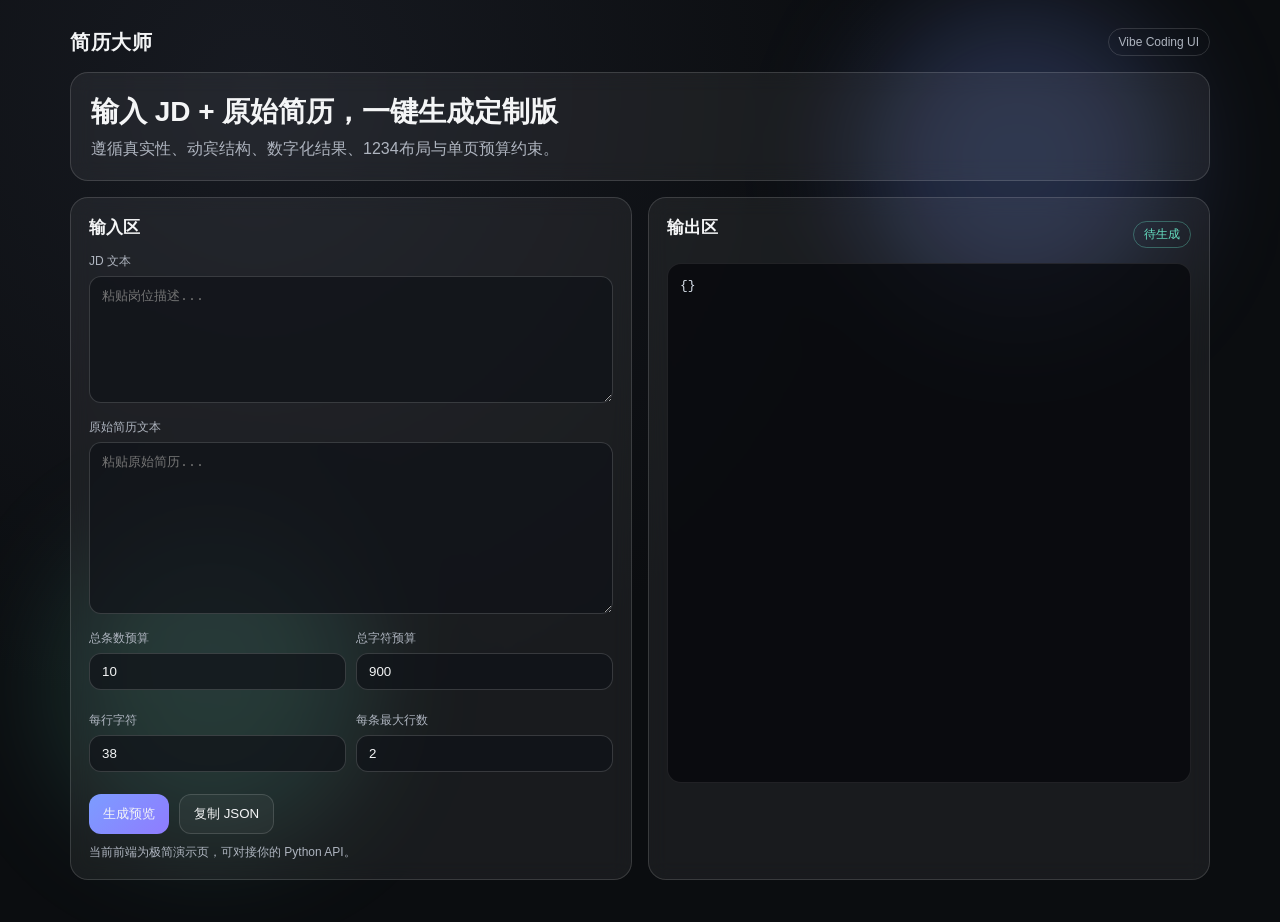
<file: frontend/index.html>
<!doctype html>
<html lang="zh-CN">
  <head>
    <meta charset="UTF-8" />
    <meta name="viewport" content="width=device-width, initial-scale=1.0" />
    <title>简历大师 · 极简版</title>
    <link rel="stylesheet" href="./styles.css" />
  </head>
  <body>
    <div class="bg-glow bg-glow-a"></div>
    <div class="bg-glow bg-glow-b"></div>

    <main class="app-shell">
      <header class="topbar">
        <div class="brand">简历大师</div>
        <div class="badge">Vibe Coding UI</div>
      </header>

      <section class="hero card">
        <h1>输入 JD + 原始简历，一键生成定制版</h1>
        <p>遵循真实性、动宾结构、数字化结果、1234布局与单页预算约束。</p>
      </section>

      <section class="layout-grid">
        <form id="resumeForm" class="card panel">
          <h2>输入区</h2>

          <label class="field">
            <span>JD 文本</span>
            <textarea id="jdText" rows="7" placeholder="粘贴岗位描述..."></textarea>
          </label>

          <label class="field">
            <span>原始简历文本</span>
            <textarea id="resumeText" rows="10" placeholder="粘贴原始简历..."></textarea>
          </label>

          <div class="budget-grid">
            <label class="field small">
              <span>总条数预算</span>
              <input id="budgetBullets" type="number" value="10" min="4" max="20" />
            </label>
            <label class="field small">
              <span>总字符预算</span>
              <input id="budgetChars" type="number" value="900" min="300" max="2000" />
            </label>
            <label class="field small">
              <span>每行字符</span>
              <input id="lineChars" type="number" value="38" min="20" max="60" />
            </label>
            <label class="field small">
              <span>每条最大行数</span>
              <input id="lineCount" type="number" value="2" min="1" max="3" />
            </label>
          </div>

          <div class="actions">
            <button type="submit" class="btn btn-primary">生成预览</button>
            <button type="button" id="copyBtn" class="btn">复制 JSON</button>
          </div>
          <p class="hint">当前前端为极简演示页，可对接你的 Python API。</p>
        </form>

        <section class="card panel output-panel">
          <div class="output-head">
            <h2>输出区</h2>
            <span id="statusTag" class="status">待生成</span>
          </div>
          <pre id="outputBox">{}</pre>
        </section>
      </section>
    </main>

    <script src="./app.js"></script>
  </body>
  </html>
</file>
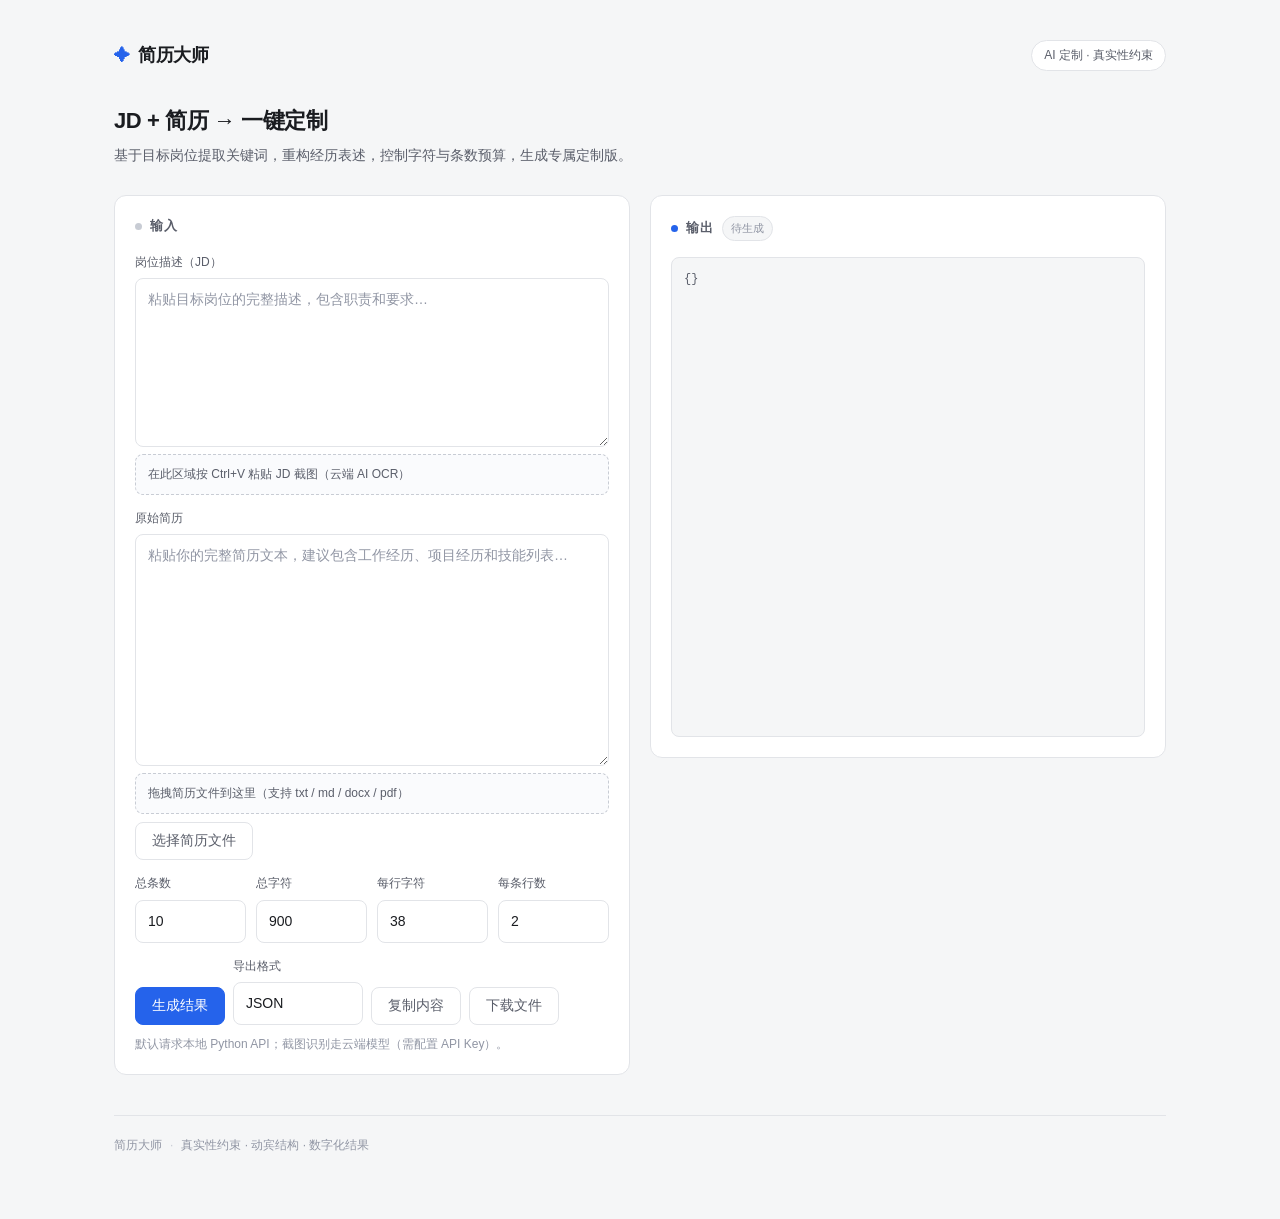
<file: frontend_2.0/index.html>
<!doctype html>
<html lang="zh-CN">
  <head>
    <meta charset="UTF-8" />
    <meta name="viewport" content="width=device-width, initial-scale=1.0" />
    <title>简历大师</title>
    <link rel="stylesheet" href="./styles.css" />
  </head>
  <body>
    <main class="app-shell">
      <header class="topbar">
        <div class="brand">
          <span class="brand-mark">✦</span>
          简历大师
        </div>
        <div class="badge">AI 定制 · 真实性约束</div>
      </header>

      <section class="hero">
        <h1>JD + 简历 → 一键定制</h1>
        <p>基于目标岗位提取关键词，重构经历表述，控制字符与条数预算，生成专属定制版。</p>
      </section>

      <section class="layout-grid">
        <form id="resumeForm" class="panel-input">
          <div class="panel-header">
            <span class="panel-dot"></span>
            <h2>输入</h2>
          </div>

          <label class="field">
            <span class="field-label">岗位描述（JD）</span>
            <textarea
              id="jdText"
              rows="7"
              placeholder="粘贴目标岗位的完整描述，包含职责和要求…"
              aria-label="岗位描述文本"
            ></textarea>
            <div id="jdPasteZone" class="drop-zone" tabindex="0" aria-label="粘贴JD截图区域">
              在此区域按 Ctrl+V 粘贴 JD 截图（云端 AI OCR）
            </div>
          </label>

          <label class="field">
            <span class="field-label">原始简历</span>
            <textarea
              id="resumeText"
              rows="10"
              placeholder="粘贴你的完整简历文本，建议包含工作经历、项目经历和技能列表…"
              aria-label="原始简历文本"
            ></textarea>
            <div id="resumeDropZone" class="drop-zone" tabindex="0" aria-label="拖拽简历文件区域">
              拖拽简历文件到这里（支持 txt / md / docx / pdf）
            </div>
            <input id="resumeFileInput" type="file" accept=".txt,.md,.docx,.pdf" hidden />
            <button type="button" id="pickResumeBtn" class="btn btn-ghost btn-inline">选择简历文件</button>
          </label>

          <div class="budget-grid">
            <label class="field field--sm">
              <span class="field-label">总条数</span>
              <input id="budgetBullets" type="number" value="10" min="4" max="20" aria-label="总条数预算" />
            </label>
            <label class="field field--sm">
              <span class="field-label">总字符</span>
              <input id="budgetChars" type="number" value="900" min="300" max="2000" aria-label="总字符预算" />
            </label>
            <label class="field field--sm">
              <span class="field-label">每行字符</span>
              <input id="lineChars" type="number" value="38" min="20" max="60" aria-label="每行最大字符数" />
            </label>
            <label class="field field--sm">
              <span class="field-label">每条行数</span>
              <input id="lineCount" type="number" value="2" min="1" max="3" aria-label="每条最大行数" />
            </label>
          </div>

          <div class="actions">
            <button type="submit" class="btn btn-primary">生成结果</button>
            <label class="field field--sm export-format">
              <span class="field-label">导出格式</span>
              <select id="exportFormat" aria-label="导出格式">
                <option value="json" selected>JSON</option>
                <option value="md">Markdown</option>
                <option value="html">HTML</option>
                <option value="pdf">PDF</option>
              </select>
            </label>
            <button type="button" id="copyBtn" class="btn btn-ghost">
              复制 JSON
            </button>
            <button type="button" id="downloadBtn" class="btn btn-ghost">
              下载文件
            </button>
          </div>
          <p class="hint">默认请求本地 Python API；截图识别走云端模型（需配置 API Key）。</p>
        </form>

        <section class="panel-output">
          <div class="panel-header">
            <span class="panel-dot panel-dot--accent"></span>
            <h2>输出</h2>
            <span id="statusTag" class="status-tag">待生成</span>
          </div>
          <pre id="outputBox" aria-label="生成的简历 JSON 输出">{}</pre>
        </section>
      </section>

      <footer class="footer">
        <span>简历大师</span>
        <span class="footer-sep">·</span>
        <span>真实性约束 · 动宾结构 · 数字化结果</span>
      </footer>
    </main>

    <script src="./app.js"></script>
  </body>
</html>
</file>
<file: frontend/styles.css>
:root {
  --bg: #0b0d10;
  --panel: rgba(255, 255, 255, 0.06);
  --panel-border: rgba(255, 255, 255, 0.14);
  --text: #f4f5f6;
  --muted: #aeb4bf;
  --accent: #7c9cff;
  --accent-2: #66e0c2;
}

* {
  box-sizing: border-box;
}

body {
  margin: 0;
  font-family: "Inter", "PingFang SC", "Microsoft YaHei", sans-serif;
  background: radial-gradient(circle at 20% 10%, #171a21 0%, var(--bg) 48%);
  color: var(--text);
  min-height: 100vh;
}

.bg-glow {
  position: fixed;
  width: 320px;
  height: 320px;
  border-radius: 50%;
  filter: blur(56px);
  z-index: -1;
}

.bg-glow-a {
  right: 8%;
  top: 0;
  background: rgba(124, 156, 255, 0.22);
}

.bg-glow-b {
  left: 4%;
  bottom: 6%;
  background: rgba(102, 224, 194, 0.15);
}

.app-shell {
  max-width: 1180px;
  margin: 0 auto;
  padding: 28px 20px 42px;
}

.topbar {
  display: flex;
  justify-content: space-between;
  align-items: center;
  margin-bottom: 16px;
}

.brand {
  font-size: 20px;
  font-weight: 700;
  letter-spacing: 0.03em;
}

.badge {
  font-size: 12px;
  color: var(--muted);
  border: 1px solid var(--panel-border);
  border-radius: 999px;
  padding: 6px 10px;
}

.card {
  background: var(--panel);
  border: 1px solid var(--panel-border);
  border-radius: 18px;
  backdrop-filter: blur(10px);
}

.hero {
  padding: 20px;
  margin-bottom: 16px;
}

.hero h1 {
  margin: 0 0 8px;
  font-size: 28px;
}

.hero p {
  margin: 0;
  color: var(--muted);
}

.layout-grid {
  display: grid;
  grid-template-columns: 1fr 1fr;
  gap: 16px;
}

.panel {
  padding: 18px;
}

h2 {
  margin-top: 0;
  margin-bottom: 14px;
  font-size: 17px;
}

.field {
  display: block;
  margin-bottom: 12px;
}

.field span {
  display: block;
  font-size: 12px;
  color: var(--muted);
  margin-bottom: 6px;
}

textarea,
input {
  width: 100%;
  border: 1px solid rgba(255, 255, 255, 0.16);
  background: rgba(16, 18, 24, 0.72);
  color: var(--text);
  border-radius: 12px;
  padding: 10px 12px;
  outline: none;
  transition: border-color 0.2s ease, transform 0.2s ease;
}

textarea:focus,
input:focus {
  border-color: var(--accent);
  transform: translateY(-1px);
}

.budget-grid {
  display: grid;
  grid-template-columns: repeat(2, minmax(0, 1fr));
  gap: 10px;
}

.actions {
  display: flex;
  gap: 10px;
  margin-top: 10px;
}

.btn {
  border: 1px solid var(--panel-border);
  border-radius: 12px;
  padding: 10px 14px;
  color: var(--text);
  background: rgba(255, 255, 255, 0.04);
  cursor: pointer;
}

.btn-primary {
  background: linear-gradient(135deg, var(--accent), #8f7cff);
  border: none;
}

.hint {
  margin: 10px 0 0;
  color: var(--muted);
  font-size: 12px;
}

.output-head {
  display: flex;
  justify-content: space-between;
  align-items: center;
  margin-bottom: 10px;
}

.status {
  font-size: 12px;
  color: var(--accent-2);
  border: 1px solid rgba(102, 224, 194, 0.35);
  border-radius: 999px;
  padding: 4px 10px;
}

pre {
  margin: 0;
  background: rgba(7, 9, 13, 0.76);
  border: 1px solid rgba(255, 255, 255, 0.09);
  border-radius: 14px;
  padding: 12px;
  color: #d8e0ea;
  min-height: 520px;
  max-height: 720px;
  overflow: auto;
  line-height: 1.5;
}

@media (max-width: 960px) {
  .layout-grid {
    grid-template-columns: 1fr;
  }
}
</file>
<file: frontend_2.0/styles.css>
/* ============================================================
   简历大师 — 基于 impeccable 设计原则重写
   核心理念：克制、功能驱动，专业感
   禁止：glassmorphism / 装饰性光点 / 紫蓝渐变 / 卡片嵌套卡片
   ============================================================ */

/* --- 变量：精准配色，无纯黑/纯白 --- */
:root {
  --bg: #f5f6f7;
  --surface: #ffffff;
  --border: #e2e4e8;
  --border-strong: #c8ccd4;
  --text: #1a1c20;
  --text-secondary: #5a5e6a;
  --text-muted: #9196a4;
  --accent: #2563eb;
  --accent-hover: #1d4ed8;
  --accent-subtle: #eff4ff;
  --accent-2: #059669;
  --accent-2-subtle: #ecfdf5;
  --danger: #dc2626;
  --radius: 8px;
  --radius-lg: 12px;
}

/* --- Reset --- */
*,
*::before,
*::after {
  box-sizing: border-box;
}

body {
  margin: 0;
  font-family: "Inter", "PingFang SC", "Microsoft YaHei", -apple-system, sans-serif;
  background: var(--bg);
  color: var(--text);
  font-size: 15px;
  line-height: 1.6;
  -webkit-font-smoothing: antialiased;
}

/* --- 布局 --- */
.app-shell {
  max-width: 1100px;
  margin: 0 auto;
  padding: 40px 24px 64px;
}

/* --- Topbar --- */
.topbar {
  display: flex;
  justify-content: space-between;
  align-items: center;
  margin-bottom: 32px;
}

.brand {
  display: flex;
  align-items: center;
  gap: 8px;
  font-size: 18px;
  font-weight: 700;
  color: var(--text);
  letter-spacing: -0.01em;
}

.brand-mark {
  color: var(--accent);
  font-size: 16px;
  line-height: 1;
}

.badge {
  font-size: 12px;
  color: var(--text-secondary);
  background: var(--surface);
  border: 1px solid var(--border);
  border-radius: 999px;
  padding: 5px 12px;
}

/* --- Hero --- */
.hero {
  margin-bottom: 28px;
}

.hero h1 {
  margin: 0 0 6px;
  font-size: 22px;
  font-weight: 700;
  color: var(--text);
  letter-spacing: -0.02em;
}

.hero p {
  margin: 0;
  font-size: 14px;
  color: var(--text-secondary);
  max-width: 520px;
}

/* --- 双栏布局 --- */
.layout-grid {
  display: grid;
  grid-template-columns: 1fr 1fr;
  gap: 20px;
  align-items: start;
}

/* --- 面板：实体卡片，不用模糊 --- */
.panel-input,
.panel-output {
  background: var(--surface);
  border: 1px solid var(--border);
  border-radius: var(--radius-lg);
  padding: 20px;
}

/* --- 面板头部 --- */
.panel-header {
  display: flex;
  align-items: center;
  gap: 8px;
  margin-bottom: 16px;
}

.panel-header h2 {
  margin: 0;
  font-size: 13px;
  font-weight: 600;
  color: var(--text-secondary);
  text-transform: uppercase;
  letter-spacing: 0.06em;
}

.panel-dot {
  width: 7px;
  height: 7px;
  border-radius: 50%;
  background: var(--border-strong);
  flex-shrink: 0;
}

.panel-dot--accent {
  background: var(--accent);
}

/* --- 表单字段 --- */
.field {
  display: block;
  margin-bottom: 14px;
}

.field--sm {
  margin-bottom: 0;
}

.field-label {
  display: block;
  font-size: 12px;
  font-weight: 500;
  color: var(--text-secondary);
  margin-bottom: 6px;
}

/* --- 输入框 --- */
textarea,
input,
select {
  width: 100%;
  border: 1px solid var(--border);
  border-radius: var(--radius);
  padding: 10px 12px;
  font-size: 14px;
  color: var(--text);
  background: var(--surface);
  outline: none;
  transition: border-color 0.15s ease, box-shadow 0.15s ease;
  font-family: inherit;
  line-height: 1.5;
  -webkit-appearance: none;
  appearance: none;
}

textarea {
  resize: vertical;
  min-height: 80px;
}

textarea::placeholder,
input::placeholder {
  color: var(--text-muted);
}

textarea:focus,
input:focus,
select:focus {
  border-color: var(--accent);
  box-shadow: 0 0 0 3px rgba(37, 99, 235, 0.1);
}

input:hover:not(:focus) {
  border-color: var(--border-strong);
}

select:hover:not(:focus) {
  border-color: var(--border-strong);
}

input[type="number"]::-webkit-inner-spin-button,
input[type="number"]::-webkit-outer-spin-button {
  -webkit-appearance: none;
  appearance: none;
}

/* --- 参数网格 --- */
.budget-grid {
  display: grid;
  grid-template-columns: repeat(4, 1fr);
  gap: 10px;
  margin-bottom: 14px;
}

/* --- 按钮 --- */
.actions {
  display: flex;
  align-items: flex-end;
  flex-wrap: wrap;
  gap: 8px;
  margin-bottom: 10px;
}

.export-format {
  width: 130px;
  margin-bottom: 0;
}

.btn {
  border-radius: var(--radius);
  padding: 9px 16px;
  font-size: 14px;
  font-weight: 500;
  cursor: pointer;
  font-family: inherit;
  transition: background 0.15s ease, border-color 0.15s ease, color 0.15s ease;
  border: 1px solid var(--border);
  background: var(--surface);
  color: var(--text);
}

.btn:hover {
  background: var(--bg);
}

.btn:active {
  background: #ebedf0;
}

.btn:focus-visible {
  outline: 2px solid var(--accent);
  outline-offset: 2px;
}

.btn-primary {
  background: var(--accent);
  border-color: var(--accent);
  color: #fff;
}

.btn-primary:hover {
  background: var(--accent-hover);
  border-color: var(--accent-hover);
}

.btn-primary:active {
  background: #1e40af;
}

.btn-ghost {
  border-color: var(--border);
  background: transparent;
  color: var(--text-secondary);
}

.btn-ghost:hover {
  background: var(--bg);
  color: var(--text);
}

/* --- 提示文字 --- */
.hint {
  margin: 0;
  font-size: 12px;
  color: var(--text-muted);
}

.drop-zone {
  border: 1px dashed var(--border-strong);
  border-radius: var(--radius);
  padding: 10px 12px;
  color: var(--text-secondary);
  font-size: 12px;
  background: #fafbfd;
  transition: border-color 0.15s ease, background-color 0.15s ease;
}

.drop-zone:hover,
.drop-zone:focus {
  border-color: var(--accent);
  background: var(--accent-subtle);
  outline: none;
}

.drop-zone.is-active {
  border-color: var(--accent);
  background: var(--accent-subtle);
}

.btn-inline {
  margin-top: 8px;
}

/* --- 输出区 --- */
.panel-output {
  position: sticky;
  top: 24px;
}

.status-tag {
  font-size: 11px;
  color: var(--text-muted);
  background: var(--bg);
  border: 1px solid var(--border);
  border-radius: 999px;
  padding: 3px 8px;
  transition: all 0.2s ease;
}

.status-tag[data-status="generating"] {
  color: var(--accent);
  background: var(--accent-subtle);
  border-color: rgba(37, 99, 235, 0.2);
}

.status-tag[data-status="done"] {
  color: var(--accent-2);
  background: var(--accent-2-subtle);
  border-color: rgba(5, 150, 105, 0.2);
}

.status-tag[data-status="needs-input"] {
  color: var(--danger);
  background: #fef2f2;
  border-color: rgba(220, 38, 38, 0.2);
}

pre {
  margin: 0;
  background: var(--bg);
  border: 1px solid var(--border);
  border-radius: var(--radius);
  padding: 12px;
  font-size: 12px;
  color: var(--text-secondary);
  min-height: 480px;
  max-height: 680px;
  overflow: auto;
  line-height: 1.6;
  font-family: "JetBrains Mono", "Fira Code", "SF Mono", Consolas, monospace;
  white-space: pre-wrap;
  word-break: break-all;
}

/* --- Footer --- */
.footer {
  margin-top: 40px;
  padding-top: 20px;
  border-top: 1px solid var(--border);
  font-size: 12px;
  color: var(--text-muted);
  display: flex;
  align-items: center;
  gap: 8px;
}

.footer-sep {
  color: var(--border-strong);
}

/* --- 响应式 --- */
@media (max-width: 900px) {
  .layout-grid {
    grid-template-columns: 1fr;
  }

  .panel-output {
    position: static;
  }

  .budget-grid {
    grid-template-columns: repeat(2, 1fr);
  }
}

@media (max-width: 480px) {
  .app-shell {
    padding: 24px 16px 48px;
  }

  .topbar {
    flex-direction: column;
    align-items: flex-start;
    gap: 10px;
  }
}
</file>
